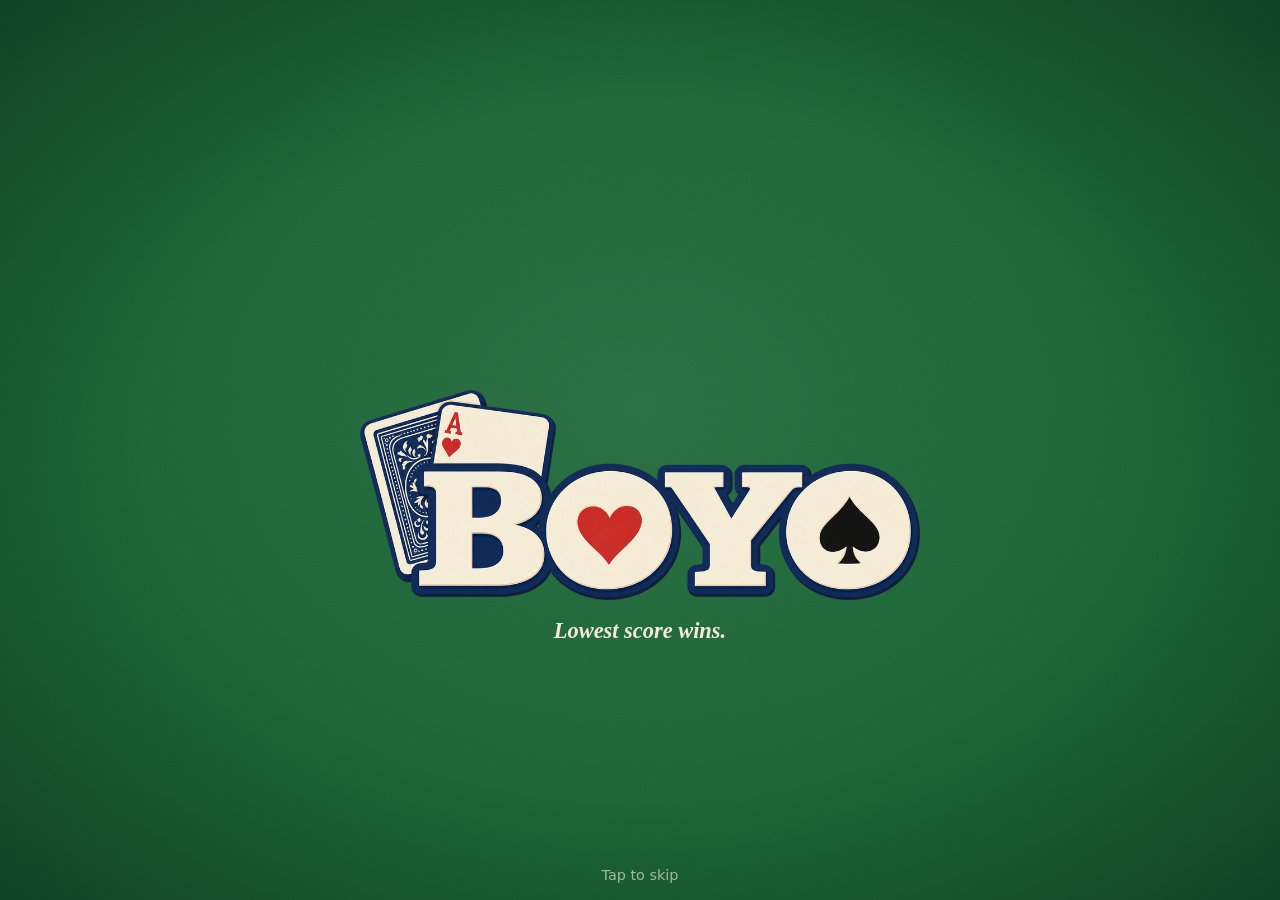
<file: index.html>
<!doctype html>
<html lang="en">
<head>
  <meta charset="utf-8" />
  <meta name="viewport" content="width=device-width, initial-scale=1, viewport-fit=cover, user-scalable=no" />
  <meta name="theme-color" content="#14522c" />
  <meta name="description" content="BOYO — the hidden-card game where the lowest score wins. Play with bots or up to 8 friends online." />
  <title>BOYO</title>
  <link rel="icon" href="./icons/icon-32.png" />
  <link rel="apple-touch-icon" href="./icons/icon-180.png" />
  
  <link rel="stylesheet" href="./styles.css" />
</head>
<body>
  <div id="app">
    <!-- Opening intro -->
    <section id="intro" class="screen felt" aria-label="BOYO intro">
      <div class="intro-stage">
        <div class="intro-deck card back lg"></div>
        <div class="intro-row">
          <div class="intro-card" style="--i:0"><div class="flipper"><div class="card back lg"></div><div class="card face lg red letter"><span class="corner">B<br>♥</span><b>B</b><span class="corner br">B<br>♥</span></div></div></div>
          <div class="intro-card" style="--i:1"><div class="flipper"><div class="card back lg"></div><div class="card face lg black letter"><span class="corner">O<br>♠</span><b>O</b><span class="corner br">O<br>♠</span></div></div></div>
          <div class="intro-card" style="--i:2"><div class="flipper"><div class="card back lg"></div><div class="card face lg red letter"><span class="corner">Y<br>♦</span><b>Y</b><span class="corner br">Y<br>♦</span></div></div></div>
          <div class="intro-card" style="--i:3"><div class="flipper"><div class="card back lg"></div><div class="card face lg black letter"><span class="corner">O<br>♣</span><b>O</b><span class="corner br">O<br>♣</span></div></div></div>
        </div>
        <img class="intro-logo" src="./assets/boyo-logo.png" alt="BOYO" />
        <p class="intro-tag">Lowest score wins.</p>
      </div>
      <button class="skip" id="skipIntro">Tap to skip</button>
    </section>

    <!-- Main menu -->
    <section id="menu" class="screen felt hidden">
      <div class="menu-wrap">
        <img class="menu-logo" src="./assets/boyo-logo.png" alt="BOYO" />
        <p class="menu-sub">The hidden-card game for 2–8 players</p>
        <label class="name-field">
          <span>Your name</span>
          <input id="nameInput" maxlength="16" autocomplete="nickname" placeholder="Player" />
        </label>
        <div class="menu-buttons">
          <button class="btn primary big" id="btnSolo">Play vs Bots</button>
          <button class="btn blue big" id="btnCreate">Create Online Room</button>
          <button class="btn cream big" id="btnJoin">Join with Code</button>
          <button class="btn link" id="btnRules">How to Play</button>
        </div>
      </div>
      <button class="icon-btn sound-toggle" data-sound aria-label="Toggle sound">♪</button>
    </section>

    <!-- Lobby -->
    <section id="lobby" class="screen felt hidden">
      <div class="panel lobby-panel">
        <div class="lobby-head">
          <button class="icon-btn" id="lobbyLeave" aria-label="Leave">←</button>
          <h2>Room</h2>
          <span></span>
        </div>
        <div class="room-code" id="roomCode">------</div>
        <div class="invite-row">
          <button class="btn cream" id="copyInvite">Copy invite link</button>
          <button class="btn cream" id="shareInvite">Share</button>
        </div>
        <ol class="seat-list" id="seatList"></ol>
        <div class="host-controls" id="hostControls">
          <div class="setting">
            <span>Rounds</span>
            <div class="stepper"><button data-step="rounds" data-d="-1">−</button><b id="roundsVal">5</b><button data-step="rounds" data-d="1">+</button></div>
          </div>
          <div class="setting">
            <span>Decks</span>
            <div class="seg" id="deckSeg"><button data-decks="1">1 deck</button><button data-decks="2">2 decks</button></div>
          </div>
          <button class="btn cream" id="addBot">+ Add bot</button>
        </div>
        <p class="lobby-wait" id="lobbyWait">Waiting for the host to start…</p>
        <button class="btn primary big" id="startGame">Start game</button>
      </div>
    </section>

    <!-- Table -->
    <section id="table" class="screen felt hidden">
      <header class="topbar">
        <img class="top-logo" src="./assets/boyo-logo.png" alt="BOYO" />
        <div class="top-info">
          <span class="pill" id="roundPill">Round 1/5</span>
          <span class="pill ghost" id="codePill"></span>
        </div>
        <div class="top-actions">
          <button class="icon-btn" data-sound aria-label="Toggle sound">♪</button>
          <button class="icon-btn" id="tableRules" aria-label="How to play">?</button>
          <button class="icon-btn" id="tableLeave" aria-label="Leave">✕</button>
        </div>
      </header>
      <div class="ring" aria-hidden="true"></div>
      <div id="opponents"></div>
      <div class="center">
        <div class="pile">
          <div id="deck" class="card back md slot-target"></div>
          <span class="pile-label" id="deckLabel">Deck</span>
        </div>
        <div class="pile">
          <div id="discard" class="slot-target"></div>
          <span class="pile-label">Discard</span>
        </div>
        <div class="drawn hidden" id="drawnBox">
          <div id="drawnCard"></div>
          <span class="pile-label">You drew</span>
        </div>
      </div>
      <div id="banner" class="banner hidden"></div>
      <div class="feed" id="feed"></div>
      <div class="me">
        <div class="me-plate" id="myPlate"></div>
        <div class="hand" id="myHand"></div>
        <p class="hint" id="hint"></p>
        <div class="powers hidden" id="powers"></div>
        <div class="actions">
          <button class="btn blue act" id="actDraw">DRAW</button>
          <button class="btn cream act hidden" id="actReturnDrawn">DISCARD DRAWN</button>
          <button class="btn primary act" id="actTap">TAP</button>
          <button class="btn red act" id="actBoyo">BOYO</button>
          <button class="btn cream act hidden" id="actEndTurn">END TURN</button>
        </div>
      </div>
    </section>

    <!-- Overlays -->
    <div id="modal" class="modal hidden" role="dialog" aria-modal="true">
      <div class="modal-card" id="modalCard"></div>
    </div>
    <div id="toast" class="toast hidden"></div>
  </div>

  <template id="rulesTpl">
    <div class="rules">
      <h2>How to Play BOYO</h2>
      <p class="lead">Finish each round with the <b>lowest total</b>. Scores add up over all rounds — lowest cumulative score wins.</p>
      <h3>Setup</h3>
      <ul>
        <li>2–8 players, using 1 or 2 standard decks (Jokers included). The host chooses the number of rounds and decks.</li>
        <li>Everyone gets <b>4 face-down cards</b>. At the start you may look at <b>2 of your own cards</b> — then they are hidden again. Remember them!</li>
      </ul>
      <h3>Card values</h3>
      <div class="values">
        <div><span class="mini red">K♥</span><b>−2</b><small>Red King</small></div>
        <div><span class="mini">★</span><b>−1</b><small>Joker</small></div>
        <div><span class="mini">A</span><b>1</b><small>Ace</small></div>
        <div><span class="mini">2–10</span><b>2–10</b><small>Face value</small></div>
        <div><span class="mini">J Q</span><b>10</b><small>Jack, Queen</small></div>
        <div><span class="mini">K♠</span><b>10</b><small>Black King</small></div>
      </div>
      <h3>On your turn</h3>
      <ul>
        <li><b>Take the discard:</b> swap the top discard with one of your cards. Your old card goes face-up on the discard pile.</li>
        <li><b>Draw:</b> draw an unseen card from the deck (only you see it) and swap it with one of your cards. If you don't want it, you may discard it face-up on top of the discard pile instead; this skips its powers. Then choose whether to call BOYO or end your turn.</li>
        <li><b>After a swap:</b> it is still your turn. Choose <b>CALL BOYO</b> to start the final turns, or <b>END TURN</b> to pass to the next player.</li>
        <li><b>Call BOYO:</b> you may also call it before drawing. BOYO can only be called on your own turn, and only once per round.</li>
      </ul>
      <h3>Powers (only when drawn from the deck)</h3>
      <ul>
        <li><b>7</b> — look at one of your own cards.</li>
        <li><b>9</b> — look at another player's card.</li>
        <li><b>10</b> — swap one of your cards with another player's card, without looking.</li>
        <li><b>Black King</b> — all three powers.</li>
      </ul>
      <h3>TAP — any time, even on other players' turns</h3>
      <ul>
        <li>Discard one of your cards whose <b>rank matches the top discard</b> (suits don't matter).</li>
        <li>Right: the card leaves your hand. Wrong: it stays, and you take <b>one unseen penalty card</b>.</li>
      </ul>
      <h3>BOYO!</h3>
      <ul>
        <li>After someone calls BOYO, <b>every other player gets exactly one final turn</b>. Then all cards are revealed and scored.</li>
      </ul>
      <button class="btn primary big" data-close>Got it</button>
    </div>
  </template>

  <script src="./config.js"></script>
  <script type="module" src="./app.js"></script>
</body>
</html>
</file>
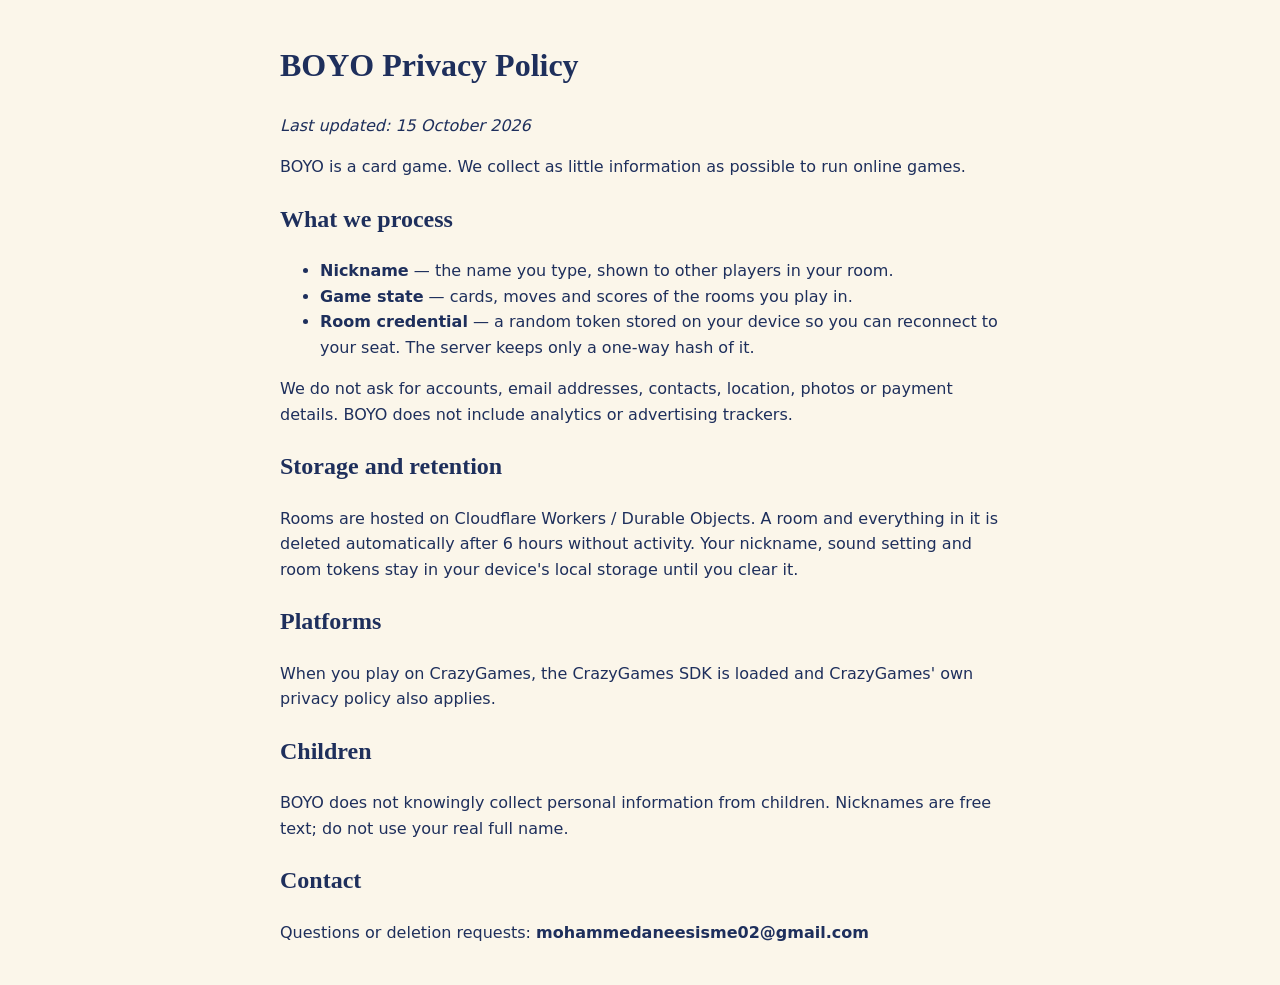
<file: privacy.html>
<!doctype html>
<html lang="en">
<head>
  <meta charset="utf-8" />
  <meta name="viewport" content="width=device-width, initial-scale=1" />
  <title>BOYO — Privacy Policy</title>
  <style>
    body { font: 16px/1.6 system-ui, sans-serif; max-width: 720px; margin: 40px auto; padding: 0 20px; color: #1e2f5c; background: #fbf6ea; }
    h1, h2 { font-family: Georgia, serif; }
  </style>
</head>
<body>
  <h1>BOYO Privacy Policy</h1>
  <p><em>Last updated: 15 October 2026</em></p>
  <p>BOYO is a card game. We collect as little information as possible to run online games.</p>
  <h2>What we process</h2>
  <ul>
    <li><b>Nickname</b> — the name you type, shown to other players in your room.</li>
    <li><b>Game state</b> — cards, moves and scores of the rooms you play in.</li>
    <li><b>Room credential</b> — a random token stored on your device so you can reconnect to your seat. The server keeps only a one-way hash of it.</li>
  </ul>
  <p>We do not ask for accounts, email addresses, contacts, location, photos or payment details. BOYO does not include analytics or advertising trackers.</p>
  <h2>Storage and retention</h2>
  <p>Rooms are hosted on Cloudflare Workers / Durable Objects. A room and everything in it is deleted automatically after 6 hours without activity. Your nickname, sound setting and room tokens stay in your device's local storage until you clear it.</p>
  <h2>Platforms</h2>
  <p>When you play on CrazyGames, the CrazyGames SDK is loaded and CrazyGames' own privacy policy also applies.</p>
  <h2>Children</h2>
  <p>BOYO does not knowingly collect personal information from children. Nicknames are free text; do not use your real full name.</p>
  <h2>Contact</h2>
  <p>Questions or deletion requests: <b>mohammedaneesisme02@gmail.com</b></p>
</body>
</html>
</file>
<file: styles.css>
:root {
  --felt: #1d6b3a;
  --felt-dark: #124a27;
  --felt-line: rgba(255, 255, 255, 0.10);
  --ivory: #fbf6ea;
  --cream: #f4ebd6;
  --navy: #1e2f5c;
  --navy-2: #2b4385;
  --red: #c8322f;
  --ink: #161616;
  --gold: #f2c14e;
  --plate: rgba(9, 38, 20, 0.78);
  --cw: clamp(54px, 7.4vmin, 92px); /* my card width */
  --ow: clamp(26px, 3.6vmin, 46px); /* opponent card width */
  --pw: clamp(50px, 6.6vmin, 82px); /* pile card width */
  font-family: ui-sans-serif, system-ui, -apple-system, "Segoe UI", Roboto, sans-serif;
  color: var(--ivory);
}

* { box-sizing: border-box; -webkit-tap-highlight-color: transparent; }
html, body { margin: 0; height: 100%; overflow: hidden; background: var(--felt-dark); overscroll-behavior: none; }
button { font: inherit; cursor: pointer; }
.hidden { display: none !important; }

#app, .screen { position: fixed; inset: 0; }
.felt {
  background-color: var(--felt);
  background-image:
    radial-gradient(ellipse at 50% 45%, rgba(255,255,255,0.07), transparent 60%),
    radial-gradient(ellipse at 50% 50%, transparent 55%, rgba(0,0,0,0.35) 100%),
    url("data:image/svg+xml,%3Csvg xmlns='http://www.w3.org/2000/svg' width='160' height='160'%3E%3Cfilter id='n'%3E%3CfeTurbulence type='fractalNoise' baseFrequency='0.9' numOctaves='2' stitchTiles='stitch'/%3E%3CfeColorMatrix values='0 0 0 0 0 0 0 0 0 0 0 0 0 0 0 0 0 0 0.09 0'/%3E%3C/filter%3E%3Crect width='100%25' height='100%25' filter='url(%23n)'/%3E%3C/svg%3E");
}

/* ---------- Cards ---------- */
.card {
  position: relative;
  width: var(--w, var(--cw));
  aspect-ratio: 5 / 7;
  border-radius: calc(var(--w, var(--cw)) * 0.09);
  box-shadow: 0 2px 0 rgba(0,0,0,0.18), 0 4px 10px rgba(0,0,0,0.28);
  user-select: none;
  flex: none;
}
.card.sm { --w: var(--ow); }
.card.md { --w: var(--pw); }
.card.lg { --w: clamp(64px, 12vmin, 128px); }
.card.face {
  background: var(--ivory);
  border: 1px solid #d8cfb8;
  color: var(--ink);
  font-family: Georgia, "Times New Roman", serif;
}
.card.face.red { color: var(--red); }
.card .corner {
  position: absolute; top: 5%; left: 7%;
  font-weight: 700; line-height: 0.95; text-align: center;
  font-size: calc(var(--w, var(--cw)) * 0.22);
}
.card .corner.br { top: auto; left: auto; bottom: 5%; right: 7%; transform: rotate(180deg); }
.card .pip {
  position: absolute; inset: 0; display: grid; place-items: center;
  font-size: calc(var(--w, var(--cw)) * 0.52);
}
.card .pip.court { font-size: calc(var(--w, var(--cw)) * 0.46); font-weight: 700; }
.card .pip.court i { font-style: normal; display: block; text-align: center; line-height: 1; }
.card .pip.court small { display: block; text-align: center; font-size: 0.55em; }
.card .val {
  position: absolute; bottom: 4%; left: 50%; transform: translateX(-50%);
  font: 700 calc(var(--w, var(--cw)) * 0.15) ui-sans-serif, system-ui, sans-serif;
  background: rgba(30,47,92,0.10); color: var(--navy); padding: 0 0.35em; border-radius: 99px;
}
.card.joker .pip { color: var(--navy); }
.card.joker .pip small { font-size: 0.32em; letter-spacing: 0.08em; font-weight: 700; display: block; text-align: center; }
.card.back {
  background-color: var(--navy);
  border: calc(var(--w, var(--cw)) * 0.055) solid var(--ivory);
  background-image:
    repeating-linear-gradient(45deg, rgba(255,255,255,0.16) 0 1px, transparent 1px 7px),
    repeating-linear-gradient(-45deg, rgba(255,255,255,0.16) 0 1px, transparent 1px 7px);
}
.card.back::after {
  content: "B"; position: absolute; inset: 0; margin: auto;
  width: 44%; height: 31%; border-radius: 50%;
  display: grid; place-items: center;
  background: var(--navy); border: 2px solid rgba(251,246,234,0.75);
  font: 700 calc(var(--w, var(--cw)) * 0.2) Georgia, serif; color: var(--ivory);
}
.card.sm.back::after { border-width: 1px; }
.card.empty { background: transparent; box-shadow: none; border: 2px dashed rgba(255,255,255,0.25); }

.card.selectable { cursor: pointer; transition: transform .15s ease, box-shadow .15s ease; }
.card.selectable:hover, .card.selectable:focus-visible { transform: translateY(-6px); }
.card.glow { box-shadow: 0 0 0 3px var(--gold), 0 6px 16px rgba(0,0,0,0.35); }
.card.flip-in { animation: flipIn .45s ease both; }
.card.drop { animation: drop .35s cubic-bezier(.2,.9,.3,1.3) both; }
.card.bad { animation: shake .45s ease both; box-shadow: 0 0 0 3px var(--red); }
.card.dealt { animation: deal .5s cubic-bezier(.2,.8,.2,1) both; animation-delay: calc(var(--d, 0) * 60ms); }
@keyframes flipIn { from { transform: rotateY(90deg); } to { transform: rotateY(0); } }
@keyframes drop { from { transform: translateY(-24px) scale(1.12); opacity: 0; } to { transform: none; opacity: 1; } }
@keyframes shake { 0%,100% { transform: none } 20% { transform: translateX(-6px) } 40% { transform: translateX(6px) } 60% { transform: translateX(-4px) } 80% { transform: translateX(4px) } }
@keyframes deal { from { transform: translate(var(--fx, 0), var(--fy, -30vh)) rotate(-20deg); opacity: 0; } to { transform: none; opacity: 1; } }

/* ---------- Buttons ---------- */
.btn {
  border: none; border-radius: 12px; padding: 0.7em 1.3em;
  font-weight: 800; letter-spacing: 0.04em; color: #fff;
  box-shadow: 0 3px 0 rgba(0,0,0,0.28), inset 0 1px 0 rgba(255,255,255,0.25);
  transition: transform .08s ease, filter .15s ease, opacity .15s;
}
.btn:active { transform: translateY(2px); box-shadow: 0 1px 0 rgba(0,0,0,0.28); }
.btn:disabled { opacity: 0.38; cursor: not-allowed; filter: grayscale(0.6); }
.btn.big { font-size: 1.1rem; padding: 0.85em 1.4em; width: 100%; }
.btn.primary { background: #2f9a4f; }
.btn.blue { background: #2f5fc4; }
.btn.red { background: var(--red); }
.btn.cream { background: var(--cream); color: var(--navy); }
.btn.link { background: none; box-shadow: none; color: var(--cream); text-decoration: underline; text-underline-offset: 4px; font-weight: 700; }
.btn.on { outline: 3px solid var(--gold); outline-offset: 2px; }
.icon-btn {
  width: 40px; height: 40px; border-radius: 50%; border: none;
  background: var(--plate); color: var(--ivory); font-size: 1.1rem; font-weight: 700;
}
.icon-btn.off { opacity: 0.45; text-decoration: line-through; }

/* ---------- Intro ---------- */
#intro { display: grid; place-items: center; z-index: 20; }
.intro-stage { position: relative; display: grid; place-items: center; gap: 2vmin; }
.intro-deck { position: absolute; top: 50%; left: 50%; transform: translate(-50%, -50%); animation: deckOut .4s ease 1.9s forwards; }
.intro-row { display: flex; gap: 2vmin; perspective: 900px; }
.intro-card { animation: dealIn .55s cubic-bezier(.2,.8,.2,1) both; animation-delay: calc(0.15s + var(--i) * 0.16s); }
.intro-card .flipper {
  position: relative; transform-style: preserve-3d;
  animation: flip .5s ease forwards; animation-delay: calc(1.05s + var(--i) * 0.18s);
}
.intro-card .flipper > .card { backface-visibility: hidden; }
.intro-card .flipper > .face { position: absolute; inset: 0; transform: rotateY(180deg); }
.card.letter b { position: absolute; inset: 0; display: grid; place-items: center; font: 700 calc(var(--w) * 0.62) Georgia, serif; }
.intro-row { animation: rowUp .6s ease 2.25s forwards; }
.intro-logo { width: min(78vw, 560px); opacity: 0; transform: scale(0.6); animation: logoIn .7s cubic-bezier(.2,.9,.3,1.25) 2.45s forwards; margin-top: -4vmin; }
.intro-tag { margin: 0; font: italic 600 clamp(1rem, 2.6vmin, 1.4rem) Georgia, serif; color: var(--cream); opacity: 0; animation: fadeIn .5s ease 3.05s forwards; }
.skip { position: absolute; bottom: max(16px, env(safe-area-inset-bottom)); left: 50%; transform: translateX(-50%); background: none; border: none; color: rgba(251,246,234,0.6); font-size: .9rem; }
@keyframes dealIn { from { transform: translateY(-2vh) scale(0.5) rotate(-12deg); opacity: 0; } to { transform: none; opacity: 1; } }
@keyframes flip { to { transform: rotateY(180deg); } }
@keyframes deckOut { to { opacity: 0; transform: translate(-50%, -50%) scale(0.7); } }
@keyframes rowUp { to { transform: translateY(-3vmin) scale(0.8); opacity: 0.0; } }
@keyframes logoIn { to { opacity: 1; transform: scale(1); } }
@keyframes fadeIn { to { opacity: 1; } }
#intro.leaving { animation: introOut .45s ease forwards; }
@keyframes introOut { to { opacity: 0; transform: scale(1.04); } }

/* ---------- Menu ---------- */
#menu { display: grid; place-items: center; padding: 24px; }
.menu-wrap { width: min(420px, 92vw); display: grid; gap: 14px; justify-items: center; animation: fadeIn .4s ease both; }
.menu-logo { width: 100%; filter: drop-shadow(0 6px 10px rgba(0,0,0,0.3)); }
.menu-sub { margin: -6px 0 6px; color: var(--cream); font: italic 1rem Georgia, serif; opacity: .9; }
.name-field { width: 100%; display: grid; gap: 6px; font-weight: 700; font-size: .85rem; color: var(--cream); }
.name-field input, .field input {
  width: 100%; padding: 0.75em 0.9em; border-radius: 10px; border: 2px solid rgba(0,0,0,0.15);
  background: var(--ivory); color: var(--navy); font-size: 1.05rem; font-weight: 700;
}
.menu-buttons { width: 100%; display: grid; gap: 10px; }
.sound-toggle { position: absolute; top: max(14px, env(safe-area-inset-top)); right: 14px; }

/* ---------- Panels / lobby ---------- */
.panel {
  background: var(--ivory); color: var(--navy); border-radius: 18px;
  box-shadow: 0 10px 30px rgba(0,0,0,0.35);
}
#lobby { display: grid; place-items: center; padding: 16px; overflow-y: auto; }
.lobby-panel { width: min(460px, 94vw); padding: 18px; display: grid; gap: 12px; }
.lobby-head { display: grid; grid-template-columns: 40px 1fr 40px; align-items: center; text-align: center; }
.lobby-head h2 { margin: 0; font: 700 1.2rem Georgia, serif; }
.lobby-head .icon-btn { background: var(--navy); }
.room-code { text-align: center; font: 800 2.4rem ui-monospace, Menlo, monospace; letter-spacing: 0.2em; background: #fff; border: 2px dashed #cdbf9e; border-radius: 12px; padding: 6px; }
.invite-row { display: grid; grid-template-columns: 1fr 1fr; gap: 8px; }
.invite-row .btn { box-shadow: none; border: 2px solid #ddd0b0; }
.seat-list { list-style: none; margin: 0; padding: 0; display: grid; grid-template-columns: 1fr 1fr; gap: 6px; }
.seat-list li { display: flex; align-items: center; gap: 8px; padding: 8px 10px; border-radius: 10px; background: #efe5cc; font-weight: 700; min-height: 44px; }
.seat-list li.empty { background: transparent; border: 2px dashed #ddd0b0; color: #a99a76; font-weight: 600; }
.seat-list .x { margin-left: auto; border: none; background: none; color: var(--red); font-weight: 800; font-size: 1.1rem; }
.avatar { width: 28px; height: 28px; border-radius: 50%; display: grid; place-items: center; color: #fff; font-weight: 800; font-size: .85rem; flex: none; }
.tag { font-size: .68rem; padding: 1px 6px; border-radius: 99px; background: var(--navy); color: var(--ivory); }
.host-controls { display: grid; gap: 10px; }
.setting { display: flex; align-items: center; justify-content: space-between; font-weight: 700; }
.stepper { display: flex; align-items: center; gap: 12px; }
.stepper button, .seg button { border: 2px solid #d8cba8; background: #fff; color: var(--navy); border-radius: 10px; font-weight: 800; }
.stepper button { width: 38px; height: 38px; font-size: 1.2rem; }
.stepper b { min-width: 2ch; text-align: center; font-size: 1.2rem; }
.seg { display: flex; gap: 6px; }
.seg button { padding: 8px 12px; }
.seg button.sel { background: var(--navy); color: var(--ivory); border-color: var(--navy); }
.lobby-wait { text-align: center; margin: 0; font-style: italic; color: #6b5f45; }

/* ---------- Table ---------- */
#table { overflow: hidden; }
.topbar {
  position: absolute; top: 0; left: 0; right: 0; z-index: 5;
  display: flex; align-items: center; justify-content: space-between; gap: 10px;
  padding: max(8px, env(safe-area-inset-top)) 12px 8px;
  background: linear-gradient(rgba(0,0,0,0.25), transparent);
}
.top-logo { height: clamp(26px, 5vmin, 44px); filter: drop-shadow(0 2px 3px rgba(0,0,0,0.4)); }
.top-info { display: flex; gap: 8px; }
.top-actions { display: flex; gap: 8px; }
.pill { background: var(--plate); padding: 6px 14px; border-radius: 99px; font-weight: 800; font-size: .85rem; letter-spacing: .05em; white-space: nowrap; }
.pill.ghost { background: transparent; border: 1.5px solid rgba(255,255,255,0.3); font-family: ui-monospace, Menlo, monospace; }
.ring {
  position: absolute; left: 50%; top: 47%; width: min(88vw, 150vh); height: min(62vh, 62vw);
  transform: translate(-50%, -50%); border-radius: 50%;
  border: 2px solid var(--felt-line); pointer-events: none;
}
.ring::after { content: ""; position: absolute; inset: 22% 30%; border-radius: 50%; border: 2px solid var(--felt-line); }

#opponents { position: absolute; inset: 0; pointer-events: none; }
.opp {
  position: absolute; transform: translate(-50%, -50%);
  display: grid; justify-items: center; gap: 6px; pointer-events: auto;
}
.opp .mini-hand { display: flex; gap: 3px; }
.plate {
  display: flex; align-items: center; gap: 8px;
  background: var(--plate); border-radius: 12px; padding: 5px 10px 5px 5px;
  border: 2px solid transparent; position: relative; white-space: nowrap;
  font-size: clamp(.72rem, 1.7vmin, .9rem);
}
.plate .nm { font-weight: 800; max-width: 11ch; overflow: hidden; text-overflow: ellipsis; }
.plate .sc { font-weight: 800; background: rgba(255,255,255,0.12); padding: 1px 8px; border-radius: 99px; font-variant-numeric: tabular-nums; }
.plate .dot { width: 8px; height: 8px; border-radius: 50%; background: #5bd17a; }
.plate .dot.off { background: #9a9a9a; }
.plate.turn { border-color: var(--gold); box-shadow: 0 0 0 4px rgba(242,193,78,0.25); }
.plate .timer { position: absolute; left: 6px; right: 6px; bottom: -6px; height: 3px; border-radius: 3px; background: rgba(255,255,255,0.15); overflow: hidden; }
.plate .timer i { display: block; height: 100%; background: var(--gold); transform-origin: left; }
.plate .badge { font-size: .65rem; font-weight: 800; padding: 1px 6px; border-radius: 99px; background: var(--red); color: #fff; }
.plate .badge.final { background: var(--gold); color: var(--navy); }

.center { position: absolute; left: 50%; top: 45%; transform: translate(-50%, -50%); display: flex; gap: clamp(14px, 3vmin, 34px); align-items: flex-end; }
.pile { display: grid; justify-items: center; gap: 6px; }
.pile-label { font-size: .72rem; font-weight: 800; letter-spacing: .12em; text-transform: uppercase; color: rgba(251,246,234,0.7); }
#deck { position: relative; }
#deck::before { content: ""; position: absolute; inset: 0; transform: translate(3px, 3px); border-radius: inherit; background: #e9dfc6; z-index: -1; box-shadow: 0 2px 6px rgba(0,0,0,0.3); }
.slot-target.can { cursor: pointer; }
.slot-target.can > .card, #deck.can { box-shadow: 0 0 0 3px var(--gold), 0 6px 16px rgba(0,0,0,0.35); }
.drawn .card { --w: calc(var(--pw) * 1.12); }

.me { position: absolute; left: 0; right: 0; bottom: 0; display: grid; justify-items: center; gap: 8px; padding: 0 10px max(12px, env(safe-area-inset-bottom)); }
.hand { display: flex; gap: clamp(6px, 1.4vmin, 14px); min-height: calc(var(--cw) * 1.4); align-items: flex-end; flex-wrap: nowrap; }
.hint { margin: 0; min-height: 1.3em; font-weight: 700; font-size: clamp(.8rem, 2vmin, 1rem); text-align: center; color: var(--cream); text-shadow: 0 1px 2px rgba(0,0,0,0.5); }
.actions { display: flex; gap: 10px; flex-wrap: wrap; justify-content: center; }
.act { min-width: clamp(88px, 15vmin, 150px); font-size: clamp(.9rem, 2.2vmin, 1.1rem); }
.powers { display: flex; gap: 8px; flex-wrap: wrap; justify-content: center; }
.powers .btn { font-size: .85rem; padding: .55em 1em; }

.feed { position: absolute; left: 12px; bottom: 12px; width: min(250px, 30vw); display: grid; gap: 4px; pointer-events: none; }
.feed div { background: rgba(0,0,0,0.28); border-radius: 8px; padding: 4px 8px; font-size: .75rem; line-height: 1.25; animation: fadeIn .3s ease both; opacity: 0; }
.feed div:nth-last-child(n+4) { display: none; }

.banner {
  position: absolute; left: 50%; top: 45%; transform: translate(-50%, -50%); z-index: 8;
  font: 900 clamp(2.2rem, 9vmin, 5rem) Georgia, serif; letter-spacing: .06em;
  color: var(--ivory); text-shadow: 0 4px 0 var(--navy), 0 8px 20px rgba(0,0,0,0.5);
  pointer-events: none; animation: bannerPop 1.6s ease forwards; white-space: nowrap;
}
.banner.red { color: #fff; text-shadow: 0 4px 0 #7d1a18, 0 8px 20px rgba(0,0,0,0.5); }
@keyframes bannerPop { 0% { opacity: 0; transform: translate(-50%, -50%) scale(.5); } 15% { opacity: 1; transform: translate(-50%, -50%) scale(1.08); } 25% { transform: translate(-50%, -50%) scale(1); } 80% { opacity: 1; } 100% { opacity: 0; transform: translate(-50%, -60%); } }

/* ---------- Modal ---------- */
.modal { position: fixed; inset: 0; z-index: 30; background: rgba(5, 20, 10, 0.6); display: grid; place-items: center; padding: 14px; animation: fadeIn .2s ease both; opacity: 0; }
.modal-card { background: var(--ivory); color: var(--navy); border-radius: 18px; width: min(560px, 96vw); max-height: 92vh; overflow-y: auto; padding: 20px; box-shadow: 0 16px 40px rgba(0,0,0,0.45); }
.modal-card h2 { margin: 0 0 8px; font: 700 1.5rem Georgia, serif; }
.modal-card h3 { margin: 16px 0 6px; font-size: .95rem; text-transform: uppercase; letter-spacing: .08em; color: var(--red); }
.modal-card ul { margin: 0; padding-left: 1.2em; display: grid; gap: 4px; line-height: 1.4; }
.modal-card .lead { margin: 0; line-height: 1.45; }
.modal-card .btn.big { margin-top: 18px; }
.values { display: grid; grid-template-columns: repeat(3, 1fr); gap: 8px; }
.values div { display: grid; justify-items: center; background: #efe5cc; border-radius: 10px; padding: 8px 4px; }
.values .mini { font: 700 1rem Georgia, serif; color: var(--ink); }
.values .mini.red { color: var(--red); }
.values b { font-size: 1.3rem; }
.values small { font-size: .72rem; color: #6b5f45; }
.form { display: grid; gap: 14px; }
.field { display: grid; gap: 6px; font-weight: 700; }
.field input { border-color: #d8cba8; background: #fff; text-transform: uppercase; letter-spacing: .2em; font-family: ui-monospace, Menlo, monospace; text-align: center; font-size: 1.4rem; }
.row2 { display: grid; grid-template-columns: 1fr 1fr; gap: 10px; }
.err { color: var(--red); font-weight: 700; margin: 0; min-height: 1.2em; }

/* Reveal */
.reveal h2 { text-align: center; }
.reveal-list { display: grid; gap: 8px; }
.reveal-row { display: grid; grid-template-columns: minmax(80px, 1fr) auto 64px; align-items: center; gap: 10px; background: #efe5cc; border-radius: 12px; padding: 8px 10px; }
.reveal-row.win { background: #ffe8a8; }
.reveal-row .who { font-weight: 800; display: flex; align-items: center; gap: 6px; min-width: 0; }
.reveal-row .who span { overflow: hidden; text-overflow: ellipsis; white-space: nowrap; }
.reveal-row .cards { display: flex; gap: 4px; flex-wrap: wrap; justify-content: flex-end; }
.reveal-row .cards .card { --w: clamp(30px, 5.5vmin, 44px); }
.reveal-row .pts { text-align: right; font-variant-numeric: tabular-nums; }
.reveal-row .pts b { display: block; font-size: 1.2rem; }
.reveal-row .pts small { color: #6b5f45; }
.reveal .auto { text-align: center; margin: 10px 0 0; color: #6b5f45; font-style: italic; }

.toast { position: fixed; top: max(64px, calc(env(safe-area-inset-top) + 56px)); left: 50%; transform: translateX(-50%); z-index: 40; background: var(--navy); color: var(--ivory); padding: 10px 18px; border-radius: 12px; font-weight: 700; box-shadow: 0 8px 20px rgba(0,0,0,0.35); max-width: 90vw; text-align: center; animation: fadeIn .2s ease both; opacity: 0; }
.toast.error { background: var(--red); }

/* Narrow / portrait tweaks */
@media (max-aspect-ratio: 4/5) {
  :root { --cw: clamp(58px, 17vw, 92px); --ow: clamp(20px, 5.4vw, 34px); --pw: clamp(54px, 15vw, 84px); }
  .center { top: 47%; }
  .feed { display: none; }
  .ring { height: 46vh; width: 94vw; }
  .top-info .ghost { display: none; }
}
@media (max-height: 520px) {
  :root { --cw: clamp(44px, 10vh, 70px); --ow: clamp(20px, 5vh, 32px); --pw: clamp(42px, 10vh, 64px); }
  .me { gap: 4px; }
  .feed { display: none; }
}
@media (prefers-reduced-motion: reduce) {
  *, *::before, *::after { animation-duration: 0.01ms !important; animation-delay: 0ms !important; transition: none !important; }
}

/* Portrait: opponents in a tidy grid instead of an arc */
#opponents.grid {
  inset: auto 8px auto 8px; top: max(58px, calc(env(safe-area-inset-top) + 50px));
  display: grid; grid-template-columns: repeat(var(--cols, 3), minmax(0, 1fr)); gap: 10px 6px; justify-items: center;
}
#opponents.grid .opp { position: static; transform: none; }
#opponents.grid .plate { padding: 3px 7px 3px 3px; gap: 5px; }
#opponents.grid .plate .avatar { width: 22px; height: 22px; font-size: .7rem; }
#opponents.grid .plate .nm { max-width: 7ch; }
.pile-label { white-space: nowrap; }
.reveal-row .who .tag { flex: none; }
@media (max-width: 560px) {
  .reveal-row { grid-template-columns: 1fr auto; grid-template-areas: "who pts" "cards cards"; }
  .reveal-row .who { grid-area: who; }
  .reveal-row .pts { grid-area: pts; display: flex; gap: 8px; align-items: baseline; }
  .reveal-row .cards { grid-area: cards; justify-content: flex-start; }
}
</file>
